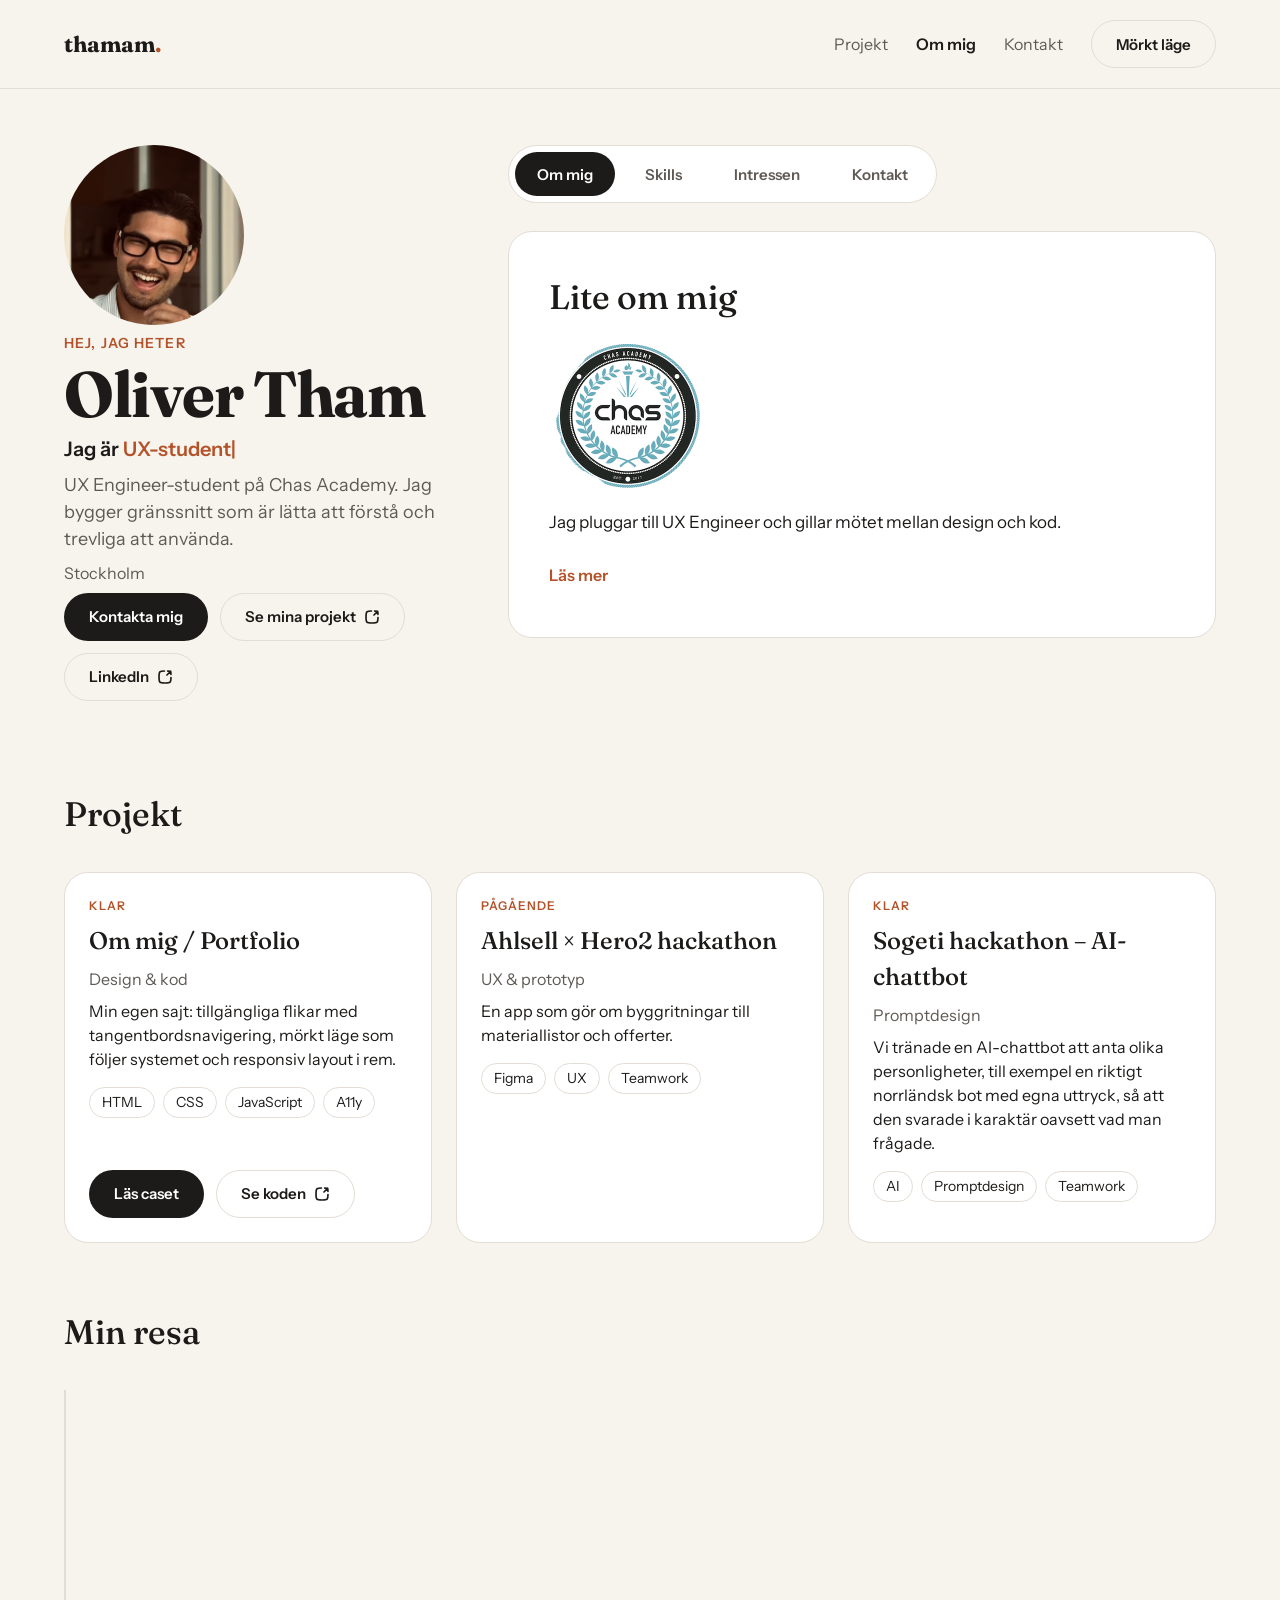
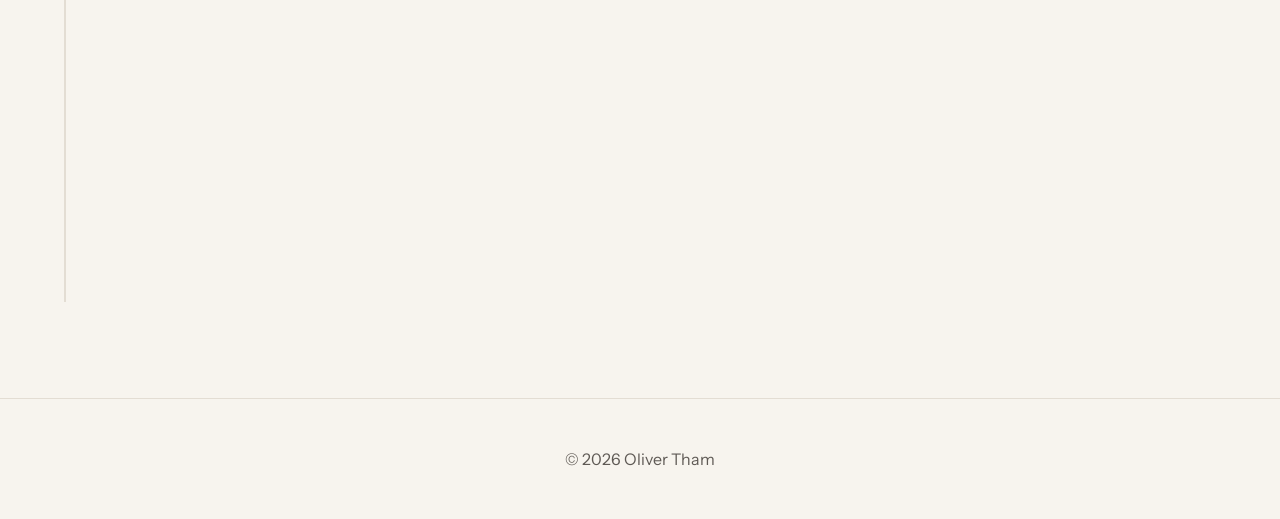
<file: index.html>
<!doctype html>
<html lang="sv">
  <head>
    <meta charset="UTF-8" />
    <meta name="viewport" content="width=device-width, initial-scale=1.0" />
    <title>Oliver Tham – UX Engineer Portfolio</title>
    <meta
      name="description"
      content="Oliver Tham – UX Engineer-student på Chas Academy i Stockholm. Jag bygger gränssnitt som är lätta att förstå och trevliga att använda."
    />

    <!-- Favicon -->
    <link rel="icon" type="image/png" sizes="32x32" href="favicon-32.png" />
    <link rel="apple-touch-icon" href="apple-touch-icon.png" />

    <!-- Förhandsvisning när länken delas (LinkedIn) -->
    <meta property="og:type" content="website" />
    <meta property="og:url" content="https://gittytham.github.io/Om-mig/" />
    <meta
      property="og:title"
      content="Oliver Tham – UX Engineer Portfolio"
    />
    <meta
      property="og:description"
      content="Jag bygger gränssnitt som är lätta att förstå och trevliga att använda."
    />
    <meta
      property="og:image"
      content="https://gittytham.github.io/Om-mig/og-image.jpg"
    />
    <meta property="og:image:width" content="1200" />
    <meta property="og:image:height" content="630" />
    <meta name="twitter:card" content="summary_large_image" />

    <link rel="preconnect" href="https://fonts.googleapis.com" />
    <link rel="preconnect" href="https://fonts.gstatic.com" crossorigin />
    <link
      href="https://fonts.googleapis.com/css2?family=Fraunces:opsz,wght@9..144,500;9..144,700&family=Instrument+Sans:wght@400;500;600&display=swap"
      rel="stylesheet"
    />
    <link rel="stylesheet" href="styles.css" />
    <script src="theme.js" defer></script>
    <script src="script.js" defer></script>
  </head>
  <body>
    <header class="site-header">
      <a href="#" class="logo">thamam<span class="logo-dot">.</span></a>
      <nav>
        <a href="#projekt">Projekt</a>
        <a href="#" aria-current="page">Om mig</a>
        <a href="#kontakt">Kontakt</a>
        <button id="theme-toggle" type="button" aria-pressed="false">
          Mörkt läge
        </button>
      </nav>
    </header>

    <main>
      <div class="layout">
        <!-- Vänster spalten: profil -->
        <section class="profile">
          <img
            src="Oliver-profil.jpg"
            alt="Porträtt av Oliver Tham"
            class="profile-img"
          />
          <p class="eyebrow">Hej, jag heter</p>
          <h1>Oliver Tham</h1>
          <p class="role">
            <span class="visually-hidden"
              >Jag är UX-student, kodare och designer</span
            >
            <span aria-hidden="true"
              >Jag är <span id="typewriter"></span
              ><span class="cursor">|</span></span
            >
          </p>
          <p class="intro">
            UX Engineer-student på Chas Academy. Jag bygger gränssnitt som är
            lätta att förstå och trevliga att använda.
          </p>
          <p class="location">Stockholm</p>
          <div class="buttons">
            <a href="#kontakt" class="btn btn-primary">Kontakta mig</a>
            <a
              href="https://github.com/GittyTham"
              class="btn btn-secondary btn-external"
              target="_blank"
              rel="noopener"
              >Se mina projekt</a
            >
            <a
              href="https://www.linkedin.com/in/oliver-tham-765064226/"
              class="btn btn-secondary btn-external"
              target="_blank"
              rel="noopener"
              >LinkedIn</a
            >
          </div>
        </section>

        <!-- Höger spalt - flikar -->
        <section class="content">
          <div class="tabs" role="tablist" aria-label="Om mig">
            <button
              class="tab active"
              data-tab="om"
              id="tab-om"
              aria-controls="om"
              role="tab"
              aria-selected="true"
            >
              Om mig
            </button>
            <button
              class="tab"
              data-tab="skills"
              id="tab-skills"
              aria-controls="skills"
              role="tab"
              aria-selected="false"
            >
              Skills
            </button>
            <button
              class="tab"
              data-tab="intressen"
              id="tab-intressen"
              aria-controls="intressen"
              role="tab"
              aria-selected="false"
            >
              Intressen
            </button>
            <button
              class="tab"
              data-tab="kontakt"
              id="tab-kontakt"
              aria-controls="kontakt"
              role="tab"
              aria-selected="false"
            >
              Kontakt
            </button>
          </div>

          <div
            class="panel"
            id="om"
            role="tabpanel"
            aria-labelledby="tab-om"
            tabindex="0"
          >
            <h2>Lite om mig</h2>
            <img
              src="chas-logo.png"
              alt="Chas Academy logo"
              class="about-img"
            />
            <p>
              Jag pluggar till UX Engineer och gillar mötet mellan design och
              kod.
            </p>
            <!-- Visa mer class/button -->
            <p class="more-text" hidden>
              Jag har gjort/varit med på två hackathons. Ett var med Chas och
              ett var med företaget Sogeti.
            </p>
            <button id="read-more" type="button" aria-expanded="false">
              Läs mer
            </button>
          </div>
          <div
            class="panel"
            id="skills"
            role="tabpanel"
            aria-labelledby="tab-skills"
            tabindex="0"
            hidden
          >
            <h2>Det jag jobbar med</h2>

            <h3 class="skill-heading">Det jag kan bygga</h3>
            <ul class="skill-list">
              <li>Responsiva gränssnitt med HTML, CSS och JavaScript</li>
              <li>Tillgänglighet: ARIA, tangentbordsnavigering, reducerad rörelse</li>
              <li>Mörkt läge som följer systemets inställning</li>
              <li>Prototyper i Figma</li>
            </ul>

            <h3 class="skill-heading">Verktyg &amp; språk</h3>
            <ul class="tool-list">
              <li>HTML</li>
              <li>CSS</li>
              <li>JavaScript</li>
              <li>Figma</li>
              <li>Git &amp; GitHub</li>
              <li>C# &amp; Java (grunder)</li>
            </ul>
          </div>
          <div
            class="panel"
            id="intressen"
            role="tabpanel"
            aria-labelledby="tab-intressen"
            tabindex="0"
            hidden
          >
            <h2>Utanför studierna</h2>
            <ul class="interest-list">
              <li>Spela dataspel</li>
              <li>Umgås med kompisar</li>
              <li>Kolla på film</li>
              <li>Laga mat</li>
            </ul>
          </div>

          <div
            class="panel"
            id="kontakt"
            role="tabpanel"
            aria-labelledby="tab-kontakt"
            tabindex="0"
            hidden
          >
            <h2>Säg hej</h2>
            <form
              id="contact-form"
              action="https://formspree.io/f/mdeagyng"
              method="POST"
              novalidate
            >
              <label for="namn">Namn</label>
              <input type="text" id="namn" name="namn" required />

              <label for="epost">E-post</label>
              <input type="email" name="epost" id="epost" required />

              <label for="meddelande">Meddelande</label>
              <textarea
                id="meddelande"
                name="meddelande"
                rows="4"
                required
              ></textarea>

              <button type="submit">Skicka</button>
              <p id="form-message" class="form-message" role="status"></p>
            </form>
          </div>
        </section>
      </div>

      <!-- PROJEKT -->
      <section
        class="projects-section"
        id="projekt"
        aria-labelledby="projekt-rubrik"
      >
        <h2 id="projekt-rubrik">Projekt</h2>
        <ul class="project-grid"></ul>
      </section>

      <!-- TIMELINE -->
      <section class="timeline-section">
        <h2>Min resa</h2>

        <ol class="timeline"></ol>
      </section>
    </main>

    <footer class="site-footer">
      <p>© 2026 Oliver Tham</p>
    </footer>
  </body>
</html>
</file>
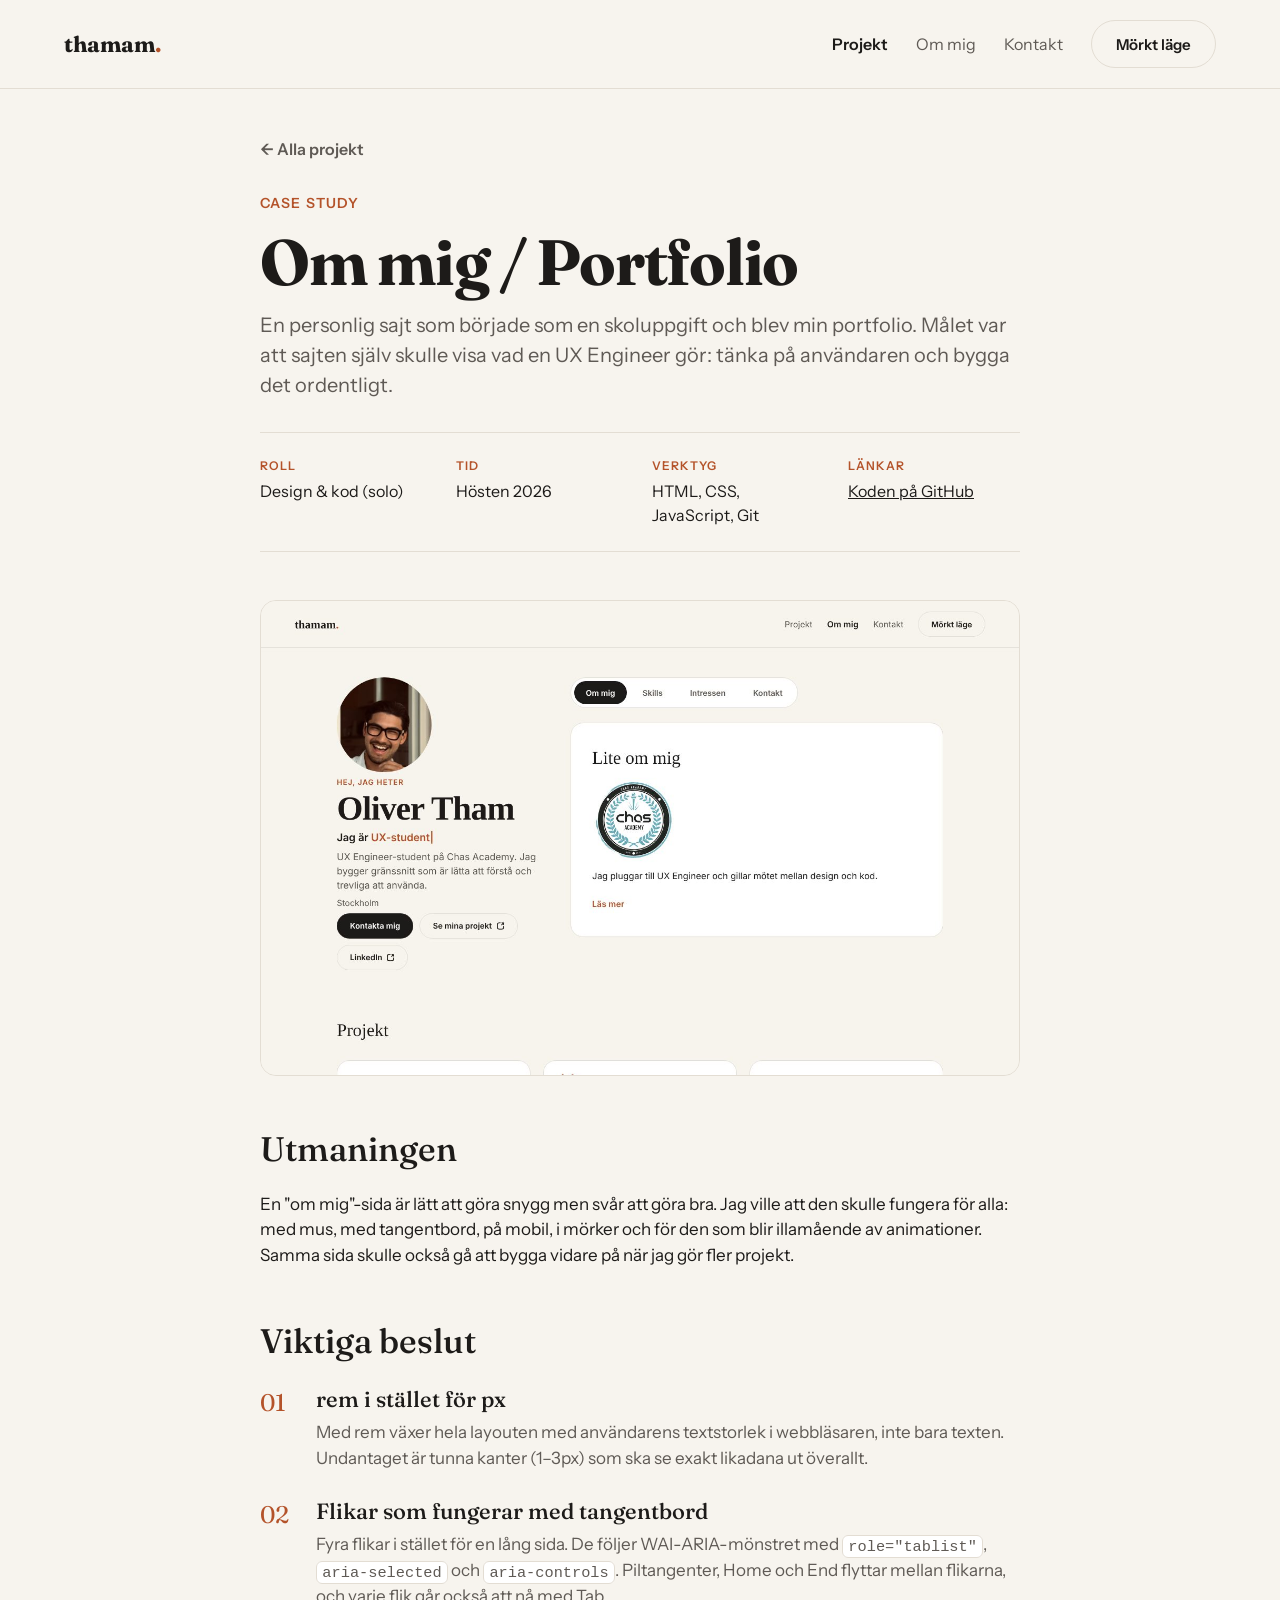
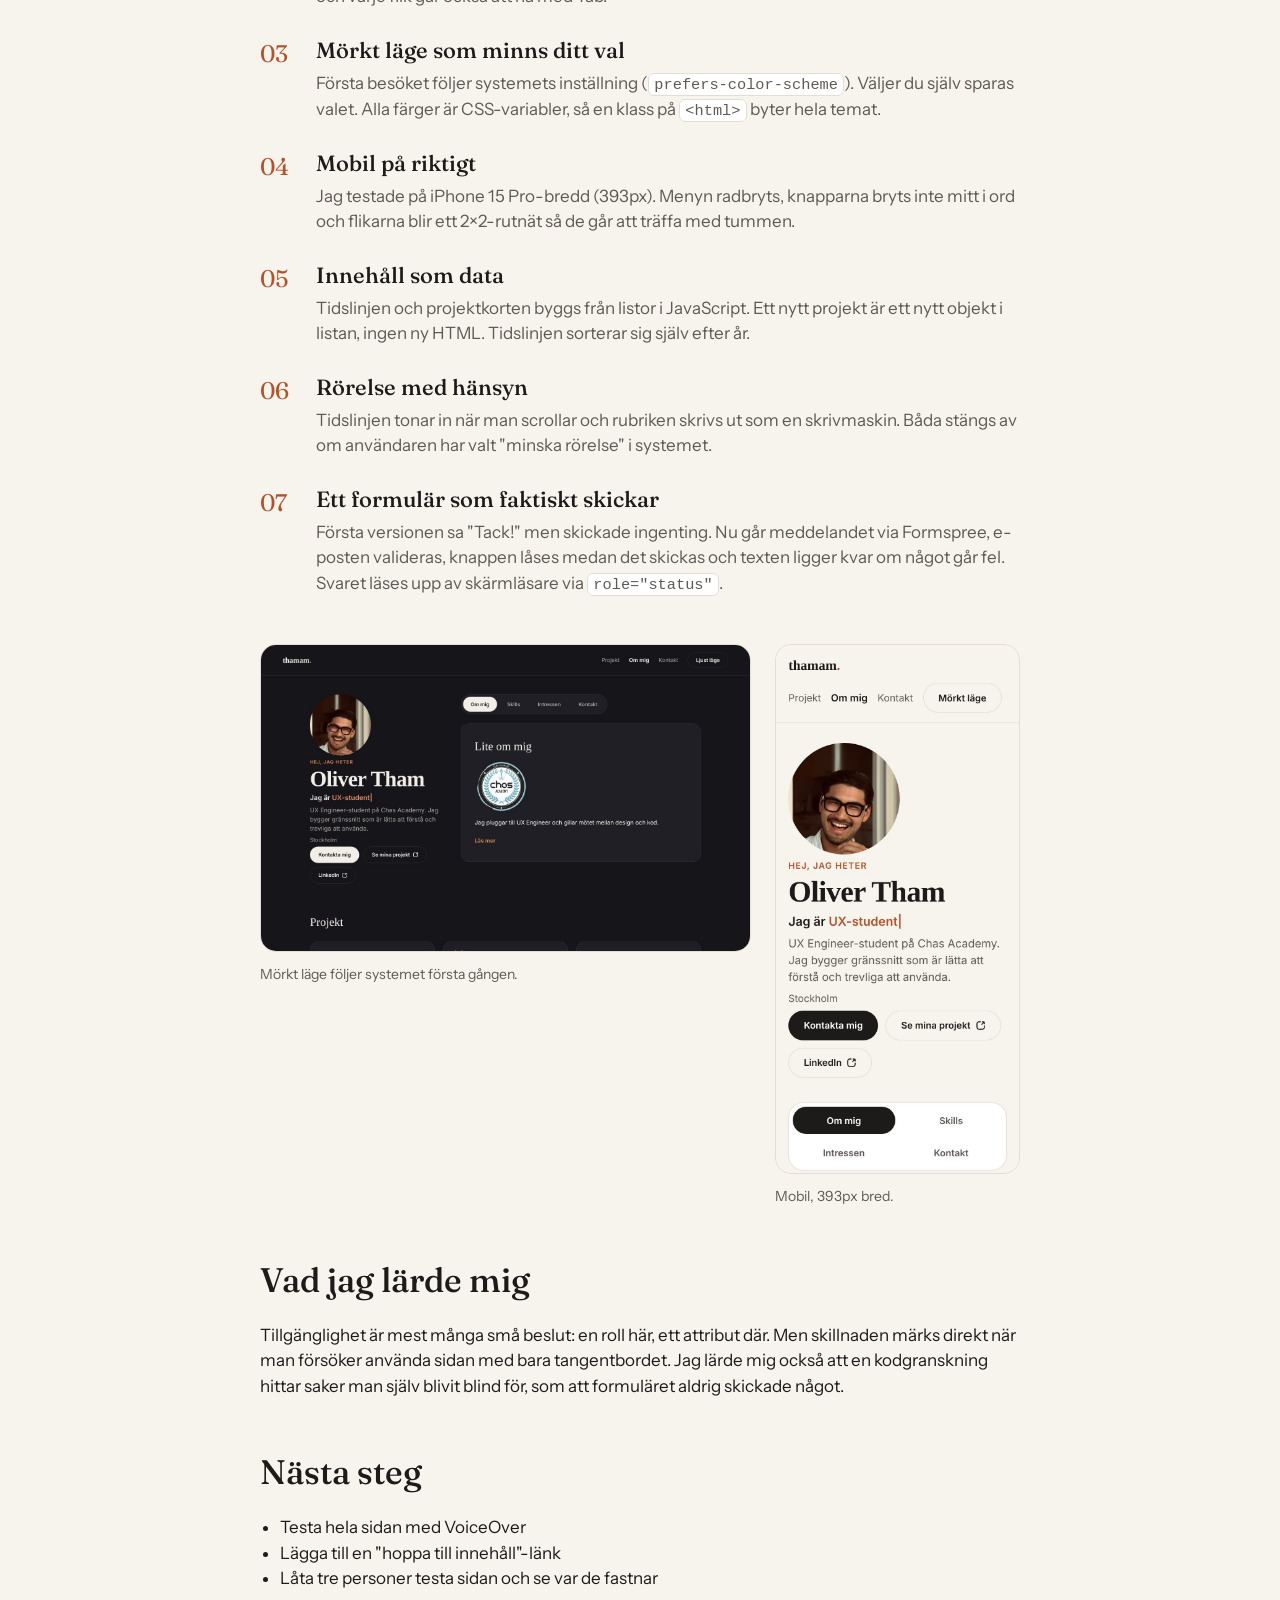
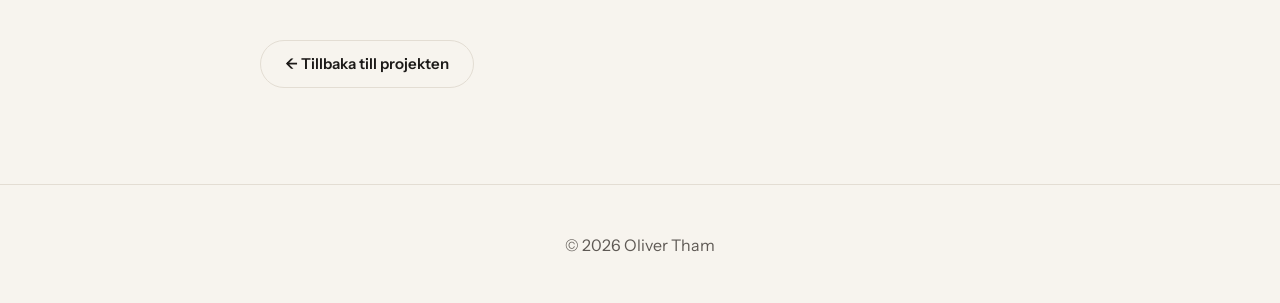
<file: projekt/om-mig.html>
<!doctype html>
<html lang="sv">
  <head>
    <meta charset="UTF-8" />
    <meta name="viewport" content="width=device-width, initial-scale=1.0" />
    <title>Case: Om mig / Portfolio – Oliver Tham</title>
    <meta
      name="description"
      content="Hur jag designade och byggde min portfolio: tillgängliga flikar, mörkt läge, rem-baserad layout och ett kontaktformulär som fungerar."
    />

    <link rel="icon" type="image/png" sizes="32x32" href="../favicon-32.png" />
    <link rel="apple-touch-icon" href="../apple-touch-icon.png" />

    <meta property="og:type" content="article" />
    <meta
      property="og:url"
      content="https://gittytham.github.io/Om-mig/projekt/om-mig.html"
    />
    <meta property="og:title" content="Case: Om mig / Portfolio – Oliver Tham" />
    <meta
      property="og:image"
      content="https://gittytham.github.io/Om-mig/og-image.jpg"
    />
    <meta name="twitter:card" content="summary_large_image" />

    <link rel="preconnect" href="https://fonts.googleapis.com" />
    <link rel="preconnect" href="https://fonts.gstatic.com" crossorigin />
    <link
      href="https://fonts.googleapis.com/css2?family=Fraunces:opsz,wght@9..144,500;9..144,700&family=Instrument+Sans:wght@400;500;600&display=swap"
      rel="stylesheet"
    />
    <link rel="stylesheet" href="../styles.css" />
    <script src="../theme.js" defer></script>
  </head>
  <body>
    <header class="site-header">
      <a href="../index.html" class="logo">thamam<span class="logo-dot">.</span></a>
      <nav>
        <a href="../index.html#projekt" aria-current="page">Projekt</a>
        <a href="../index.html">Om mig</a>
        <a href="../index.html#kontakt">Kontakt</a>
        <button id="theme-toggle" type="button" aria-pressed="false">
          Mörkt läge
        </button>
      </nav>
    </header>

    <main class="case">
      <a href="../index.html#projekt" class="back-link">← Alla projekt</a>

      <!-- INTRO -->
      <header class="case-intro">
        <p class="eyebrow">Case study</p>
        <h1>Om mig / Portfolio</h1>
        <p class="case-lead">
          En personlig sajt som började som en skoluppgift och blev min
          portfolio. Målet var att sajten själv skulle visa vad en UX Engineer
          gör: tänka på användaren och bygga det ordentligt.
        </p>

        <dl class="case-facts">
          <div>
            <dt>Roll</dt>
            <dd>Design &amp; kod (solo)</dd>
          </div>
          <div>
            <dt>Tid</dt>
            <dd>Hösten 2026</dd>
          </div>
          <div>
            <dt>Verktyg</dt>
            <dd>HTML, CSS, JavaScript, Git</dd>
          </div>
          <div>
            <dt>Länkar</dt>
            <dd>
              <a
                href="https://github.com/GittyTham/Om-mig"
                target="_blank"
                rel="noopener"
                >Koden på GitHub</a
              >
            </dd>
          </div>
        </dl>
      </header>

      <figure class="case-figure">
        <img
          src="img/desktop-ljust.jpg"
          alt="Startsidan i ljust läge: profilbild, namn och flikar för Om mig, Skills, Intressen och Kontakt."
          width="1440"
          height="900"
        />
      </figure>

      <!-- UTMANINGEN -->
      <section class="case-section" aria-labelledby="utmaningen">
        <h2 id="utmaningen">Utmaningen</h2>
        <p>
          En "om mig"-sida är lätt att göra snygg men svår att göra bra. Jag
          ville att den skulle fungera för alla: med mus, med tangentbord, på
          mobil, i mörker och för den som blir illamående av animationer. Samma
          sida skulle också gå att bygga vidare på när jag gör fler projekt.
        </p>
      </section>

      <!-- BESLUT -->
      <section class="case-section" aria-labelledby="beslut">
        <h2 id="beslut">Viktiga beslut</h2>

        <ol class="decision-list">
          <li>
            <h3>rem i stället för px</h3>
            <p>
              Med rem växer hela layouten med användarens textstorlek i
              webbläsaren, inte bara texten. Undantaget är tunna kanter (1–3px)
              som ska se exakt likadana ut överallt.
            </p>
          </li>
          <li>
            <h3>Flikar som fungerar med tangentbord</h3>
            <p>
              Fyra flikar i stället för en lång sida. De följer WAI-ARIA-mönstret
              med <code>role="tablist"</code>, <code>aria-selected</code> och
              <code>aria-controls</code>. Piltangenter, Home och End flyttar
              mellan flikarna, och varje flik går också att nå med Tab.
            </p>
          </li>
          <li>
            <h3>Mörkt läge som minns ditt val</h3>
            <p>
              Första besöket följer systemets inställning
              (<code>prefers-color-scheme</code>). Väljer du själv sparas valet.
              Alla färger är CSS-variabler, så en klass på
              <code>&lt;html&gt;</code> byter hela temat.
            </p>
          </li>
          <li>
            <h3>Mobil på riktigt</h3>
            <p>
              Jag testade på iPhone 15 Pro-bredd (393px). Menyn radbryts,
              knapparna bryts inte mitt i ord och flikarna blir ett 2×2-rutnät
              så de går att träffa med tummen.
            </p>
          </li>
          <li>
            <h3>Innehåll som data</h3>
            <p>
              Tidslinjen och projektkorten byggs från listor i JavaScript. Ett
              nytt projekt är ett nytt objekt i listan, ingen ny HTML.
              Tidslinjen sorterar sig själv efter år.
            </p>
          </li>
          <li>
            <h3>Rörelse med hänsyn</h3>
            <p>
              Tidslinjen tonar in när man scrollar och rubriken skrivs ut som en
              skrivmaskin. Båda stängs av om användaren har valt "minska
              rörelse" i systemet.
            </p>
          </li>
          <li>
            <h3>Ett formulär som faktiskt skickar</h3>
            <p>
              Första versionen sa "Tack!" men skickade ingenting. Nu går
              meddelandet via Formspree, e-posten valideras, knappen låses
              medan det skickas och texten ligger kvar om något går fel.
              Svaret läses upp av skärmläsare via <code>role="status"</code>.
            </p>
          </li>
        </ol>
      </section>

      <div class="case-gallery">
        <figure class="case-figure">
          <img
            src="img/desktop-morkt.jpg"
            alt="Samma startsida i mörkt läge."
            width="1440"
            height="900"
            loading="lazy"
          />
          <figcaption>Mörkt läge följer systemet första gången.</figcaption>
        </figure>
        <figure class="case-figure case-figure--phone">
          <img
            src="img/mobil.jpg"
            alt="Startsidan på mobil, med flikarna som ett 2×2-rutnät."
            width="786"
            height="1704"
            loading="lazy"
          />
          <figcaption>Mobil, 393px bred.</figcaption>
        </figure>
      </div>

      <!-- LÄRDOMAR -->
      <section class="case-section" aria-labelledby="lardomar">
        <h2 id="lardomar">Vad jag lärde mig</h2>
        <p>
          Tillgänglighet är mest många små beslut: en roll här, ett attribut
          där. Men skillnaden märks direkt när man försöker använda sidan med
          bara tangentbordet. Jag lärde mig också att en kodgranskning hittar
          saker man själv blivit blind för, som att formuläret aldrig skickade
          något.
        </p>
      </section>

      <!-- NÄSTA STEG -->
      <section class="case-section" aria-labelledby="nasta-steg">
        <h2 id="nasta-steg">Nästa steg</h2>
        <ul class="next-list">
          <li>Testa hela sidan med VoiceOver</li>
          <li>Lägga till en "hoppa till innehåll"-länk</li>
          <li>Låta tre personer testa sidan och se var de fastnar</li>
        </ul>
      </section>

      <a href="../index.html#projekt" class="btn btn-secondary">← Tillbaka till projekten</a>
    </main>

    <footer class="site-footer">
      <p>© 2026 Oliver Tham</p>
    </footer>
  </body>
</html>
</file>
<file: styles.css>
/* Variablerna med färger */
:root {
  --bg: #f7f4ee;
  --surface: #ffffff;
  --text: #1d1b19;
  --muted: #5f5a55;
  --border: #e3ddd3;
  --accent: #b4532a;
  --btn-bg: #1d1b19;
  --btn-text: #ffffff;
  --error: #b3261e;
  --success: #2f6f4e;

  --font-display: "Fraunces", Georgia, serif;
  --font-body: "Instrument Sans", system-ui, sans-serif;
  --radius: 1.5rem;
}

/* Mörkt Läge */
html.dark {
  --bg: #16151a;
  --surface: #201f25;
  --text: #f2efe8;
  --muted: #a8a4a0;
  --border: #35333b;
  --accent: #e08a5f;
  --btn-bg: #f2efe8;
  --btn-text: #16151a;
  --error: #f2a39c;
  --success: #8fd3ad;
}

/* Grund */
*,
*::before,
*::after {
  box-sizing: border-box;
}
body {
  margin: 0;
  font-family: var(--font-body);
  line-height: 1.5;
  background: var(--bg);
  color: var(--text);
  transition:
    background 0.25s,
    color 0.25s;
}
img {
  max-width: 100%;
  display: block;
}

[hidden] {
  display: none;
}

/* header */
.site-header {
  display: flex;
  justify-content: space-between;
  align-items: center;
  padding: 1.25rem 4rem;
}
.site-header nav {
  display: flex;
  align-items: center;
  gap: 1.75rem;
}

/* Huvud layout - två spalter */
.layout {
  display: grid;
  grid-template-columns: 23.75rem minmax(0, 1fr);
  gap: 4rem;
  max-width: 80rem;
  margin: 0 auto;
  padding: 3.5rem 4rem;
}

/* vänster profil */
.profile {
  display: flex;
  flex-direction: column;
  gap: 0.5rem;
}
.profile-img {
  width: 11.25rem;
  height: 11.25rem;
  border-radius: 50%;
  object-fit: cover;
}
.buttons {
  display: flex;
  gap: 0.75rem;
  flex-wrap: wrap;
}

/* Höger - flikar */
.content {
  display: flex;
  flex-direction: column;
  gap: 1.75rem;
}

.tabs {
  display: flex;
  gap: 0.5rem;
  flex-wrap: wrap;
}

.panel {
  padding: 2.5rem;
}

/* FORMULÄRET */
form {
  display: flex;
  flex-direction: column;
  gap: 0.5rem;
  max-width: 28.75rem;
}

/* MOBIL */

@media (max-width: 50em) {
  .site-header {
    padding: 1rem 1.25rem;
  }
  .layout {
    grid-template-columns: 1fr;
    gap: 2.5rem;
    padding: 2rem 1.25rem;
  }

  .site-header {
    flex-wrap: wrap;
    gap: 0.75rem;
  }
  .site-header nav {
    flex-wrap: wrap;
    gap: 1rem;
  }

  .panel {
    padding: 1.5rem;
  }
}

/* Typografi */
h1,
h2,
.logo {
  font-family: var(--font-display);
  margin: 0;
}

h1 {
  font-size: clamp(3rem, 8vw, 4rem);
  line-height: 1;
  letter-spacing: -0.02em;
}
h2 {
  font-size: 2.125rem;
  font-weight: 500;
  margin-bottom: 1rem;
}

.eyebrow {
  margin: 0;
  font-size: 0.875rem;
  font-weight: 600;
  letter-spacing: 0.08em;
  text-transform: uppercase;
  color: var(--accent);
}

.intro,
.location {
  color: var(--muted);
  margin: 0;
}

.intro {
  font-size: 1.125rem;
}

/* Header */
.site-header {
  border-bottom: 1px solid var(--border);
}

.logo {
  font-size: 1.375rem;
  font-weight: 700;
  color: var(--text);
  text-decoration: none;
}
.logo-dot {
  color: var(--accent);
}

.site-header nav a {
  color: var(--muted);
  text-decoration: none;
}
.site-header nav a:hover,
.site-header nav a[aria-current="page"] {
  color: var(--text);
  font-weight: 600;
}

/* KNAPPAR */
button {
  font-family: inherit;
  cursor: pointer;
  white-space: nowrap;
}

.btn,
#theme-toggle,
form button {
  display: inline-flex;
  align-items: center;
  min-height: 3rem;
  padding: 0 1.5rem;
  border-radius: 999px;
  font-size: 0.9375rem;
  font-weight: 600;
  white-space: nowrap;
  text-decoration: none;
  border: 1px solid transparent;
  transition:
    transform 0.15s,
    opacity 0.15s;
}

.btn:hover,
form button:hover {
  transform: translateY(-2px);
}

.btn-primary,
form button {
  background: var(--btn-bg);
  color: var(--btn-text);
  align-self: flex-start;
}

.btn-secondary,
#theme-toggle {
  background: transparent;
  color: var(--text);
  border-color: var(--border);
}
.btn-external::after {
  content: "";
  width: 16px;
  height: 16px;
  margin-left: 8px;
  background-color: currentColor;
  mask: url("icon-link.svg") center / contain no-repeat;
}

/* Syns när man tabbar med tangentbordet */
:focus-visible {
  outline: 3px solid var(--accent);
  outline-offset: 3px;
}

/* Flikar */
.tabs {
  align-self: flex-start;
  padding: 0.375rem;
  background: var(--surface);
  border: 1px solid var(--border);
  border-radius: 999px;
}

.tab {
  min-height: 2.75rem;
  padding: 0 1.375rem;
  border: 0;
  border-radius: 999px;
  background: transparent;
  color: var(--muted);
  font-size: 0.9375rem;
  font-weight: 600;
  transition:
    background 0.2s,
    color 0.2s;
}

.tab:hover {
  color: var(--text);
}

.tab.active {
  background: var(--btn-bg);
  color: var(--btn-text);
}

/* PANELER */
.panel {
  background: var(--surface);
  border: 1px solid var(--border);
  border-radius: var(--radius);
}

.panel p {
  font-size: 1.0625rem;
  max-width: 38.75rem;
}

.more-text {
  color: var(--muted);
}

#read-more {
  min-height: 2.75rem;
  padding: 0;
  border: 0;
  background: none;
  color: var(--accent);
  font-size: 1rem;
  font-weight: 600;
}
/* SKILLS SOM KORT */
.skill-list {
  list-style: none;
  padding: 0;
  margin: 0;
  display: grid;
  grid-template-columns: repeat(2, 1fr);
  gap: 1rem;
}

.skill-list li {
  padding: 1.25rem;
  background: var(--bg);
  border: 1px solid var(--border);
  border-radius: 1rem;
  font-weight: 600;
}

/* INTRESSEN */
.interest-list {
  list-style: none;
  padding: 0;
  margin: 0;
  display: grid;
  grid-template-columns: repeat(2, 1fr);
  gap: 1rem;
}
.interest-list li {
  padding: 1.25rem 1.25rem;
  background: var(--bg);
  border: 1px solid var(--border);
  border-radius: 1rem;
  font-weight: 600;
}
/* FORMULÄR */
label {
  font-size: 0.875rem;
  font-weight: 600;
  margin-top: 0.5rem;
}
input,
textarea {
  padding: 0.75rem 0.875rem;
  font: inherit;
  color: var(--text);
  background: var(--bg);
  border: 1px solid var(--border);
  border-radius: 0.625rem;
}
textarea {
  resize: vertical;
}
form button {
  margin-top: 0.75rem;
  border: 0;
}

/* MOBIL */
@media (max-width: 50em) {
  .skill-list,
  .interest-list {
    grid-template-columns: 1fr;
  }
}

/* Type writer */
.role {
  margin: 0;
  font-size: 1.25rem;
  font-weight: 600;
}
#typewriter,
.cursor {
  color: var(--accent);
}

.cursor {
  animation: blink 1s step-end infinite;
}

@keyframes blink {
  50% {
    opacity: 0;
  }
}

@media (prefers-reduced-motion: reduce) {
  .cursor {
    animation: none;
  }
}

/* Formulär meddelande */

.form-message {
  margin: 0.5rem;
  font-weight: 600;
}

.form-message.error {
  color: var(--error);
}

.form-message.success {
  color: var(--success);
}

/* Rubriker i Skills-fliken */
.skill-heading {
  margin: 1.5rem 0 0.5rem;
  font-size: 0.875rem;
  font-weight: 600;
  letter-spacing: 0.08em;
  text-transform: uppercase;
  color: var(--accent);
}

/* Projekt */
.projects-section {
  max-width: 80rem;
  margin: 0 auto;
  padding: 2rem 4rem;
}

.project-grid {
  list-style: none;
  margin: 2rem 0 0;
  padding: 0;
  display: grid;
  grid-template-columns: repeat(auto-fill, minmax(18rem, 1fr));
  gap: 1.5rem;
}

.project-card {
  display: flex;
  flex-direction: column;
  gap: 0.5rem;
  padding: 1.5rem;
  background: var(--surface);
  border: 1px solid var(--border);
  border-radius: var(--radius);
}

.project-card h3 {
  margin: 0;
  font-family: var(--font-display);
  font-size: 1.5rem;
  font-weight: 500;
}

.project-card p {
  margin: 0;
}

.project-status {
  align-self: flex-start;
  font-size: 0.75rem;
  font-weight: 600;
  letter-spacing: 0.08em;
  text-transform: uppercase;
  color: var(--accent);
}

.project-role {
  color: var(--muted);
}

.project-tags,
.tool-list {
  list-style: none;
  padding: 0;
  margin: 0.5rem 0;
  display: flex;
  flex-wrap: wrap;
  gap: 0.5rem;
}

.project-tags li,
.tool-list li {
  font-size: 0.875rem;
  padding: 0.25rem 0.75rem;
  border: 1px solid var(--border);
  border-radius: 999px;
}

.project-actions {
  margin-top: auto;
  display: flex;
  flex-wrap: wrap;
  gap: 0.75rem;
}

/* tids linje */

.timeline-section {
  max-width: 80rem;
  margin: 0 auto;
  padding: 2rem 4rem 6rem;
}

.timeline {
  list-style: none;
  margin: 2rem 0 0;
  padding: 0 0 0 2rem;
  border-left: 2px solid var(--border);
  display: flex;
  flex-direction: column;
  gap: 3rem;
}

.timeline-item {
  position: relative;
  max-width: 40rem;
}

/* Pricken på linjen */
.timeline-item::before {
  content: "";
  position: absolute;
  left: calc(-2rem - 0.4375rem);
  top: 0.375rem;
  width: 0.75rem;
  height: 0.75rem;
  border-radius: 50%;
  background: var(--accent);
  border: 3px solid var(--bg);
}

.timeline-year {
  font-size: 0.875rem;
  font-weight: 600;
  letter-spacing: 0.08em;
  color: var(--accent);
}

.timeline-item h3 {
  margin: 0.25rem 0;
  font-family: var(--font-display);
  font-size: 1.5rem;
  font-weight: 500;
}

.timeline-item p {
  margin: 0;
  color: var(--muted);
}

/* Startläge för animationen : osynlig oh lite nedflyttad */
.timeline.animate .timeline-item {
  opacity: 0;
  transform: translateY(1.5rem);
  transition:
    opacity 0.6s ease,
    transform 0.6s ease;
}

/*När JS lägger till .visible: tona in */
.timeline.animate .timeline-item.visible {
  opacity: 1;
  transform: none;
}

/*  användare som vill ha mindre rörelse */
@media (prefers-reduced-motion: reduce) {
  .timeline.animate .timeline-item {
    opacity: 1;
    transform: none;
    transition: none;
  }
}

@media (max-width: 50em) {
  .timeline-section {
    padding: 1rem 1.25rem 4rem;
  }

  .projects-section {
    padding: 1rem 1.25rem;
  }

  .tabs {
    display: grid;
    grid-template-columns: repeat(2, 1fr);
    align-self: stretch;
    border-radius: var(--radius);
  }
}

/* Bild i Om mig-panelen */
.about-img {
  width: 100%;
  max-width: 10rem;
  border-radius: 1rem;
  margin-bottom: 1rem;
}

/* Footer */
.site-footer {
  border-top: 1px solid var(--border);
  padding: 2rem 1.25rem;
  text-align: center;
  color: var(--muted);
}

/* Text för de med skärmläsare  */
.visually-hidden {
  position: absolute;
  width: 1px;
  height: 1px;
  padding: 0;
  margin: -1px;
  overflow: hidden;
  clip: rect(0 0 0 0);
  white-space: nowrap;
  border: 0;
}

/* CASE-SIDA */
.case {
  max-width: 50rem;
  margin: 0 auto;
  padding: 3rem 1.25rem 6rem;
}

.back-link {
  display: inline-block;
  margin-bottom: 2rem;
  color: var(--muted);
  text-decoration: none;
  font-weight: 600;
}

.back-link:hover {
  color: var(--text);
}

.case-intro {
  display: flex;
  flex-direction: column;
  gap: 1rem;
}

.case-lead {
  margin: 0;
  font-size: 1.25rem;
  color: var(--muted);
}

/* Fakta-rutan: Roll, Tid, Verktyg, Länkar */
.case-facts {
  display: grid;
  grid-template-columns: repeat(auto-fit, minmax(10rem, 1fr));
  gap: 1.5rem;
  margin: 1rem 0 0;
  padding: 1.5rem 0;
  border-top: 1px solid var(--border);
  border-bottom: 1px solid var(--border);
}

.case-facts dt {
  font-size: 0.75rem;
  font-weight: 600;
  letter-spacing: 0.08em;
  text-transform: uppercase;
  color: var(--accent);
}

.case-facts dd {
  margin: 0.25rem 0 0;
}

.case-facts a {
  color: var(--text);
}

.case-figure {
  margin: 3rem 0;
}

.case-figure img {
  width: 100%;
  height: auto;
  border: 1px solid var(--border);
  border-radius: 1rem;
}

.case-figure figcaption {
  margin-top: 0.75rem;
  font-size: 0.875rem;
  color: var(--muted);
}

/* Mörkt läge + mobil bredvid varandra */
.case-gallery {
  display: grid;
  grid-template-columns: 2fr 1fr;
  gap: 1.5rem;
  align-items: start;
  margin: 3rem 0;
}

.case-gallery .case-figure {
  margin: 0;
}

.case-section {
  margin: 3rem 0;
}

.case-section p,
.decision-list p {
  font-size: 1.0625rem;
}

.decision-list {
  list-style: none;
  counter-reset: beslut;
  margin: 0;
  padding: 0;
  display: flex;
  flex-direction: column;
  gap: 1.5rem;
}

/* Numrering 01, 02 ... i accentfärgen */
.decision-list li {
  counter-increment: beslut;
  position: relative;
  padding-left: 3.5rem;
}

.decision-list li::before {
  content: counter(beslut, decimal-leading-zero);
  position: absolute;
  left: 0;
  top: 0.125rem;
  font-family: var(--font-display);
  font-size: 1.5rem;
  color: var(--accent);
}

.decision-list h3 {
  margin: 0 0 0.25rem;
  font-family: var(--font-display);
  font-size: 1.375rem;
  font-weight: 500;
}

.decision-list p {
  margin: 0;
  color: var(--muted);
}

.case code {
  font-size: 0.9em;
  padding: 0.1em 0.35em;
  background: var(--surface);
  border: 1px solid var(--border);
  border-radius: 0.375rem;
}

.next-list {
  padding-left: 1.25rem;
  font-size: 1.0625rem;
}

@media (max-width: 50em) {
  .case {
    padding-top: 2rem;
  }

  .case-gallery {
    grid-template-columns: 1fr;
  }

  /* Mobilbilden blir annars enorm på en smal skärm */
  .case-figure--phone {
    max-width: 16rem;
  }

  .decision-list li {
    padding-left: 2.75rem;
  }
}
</file>
